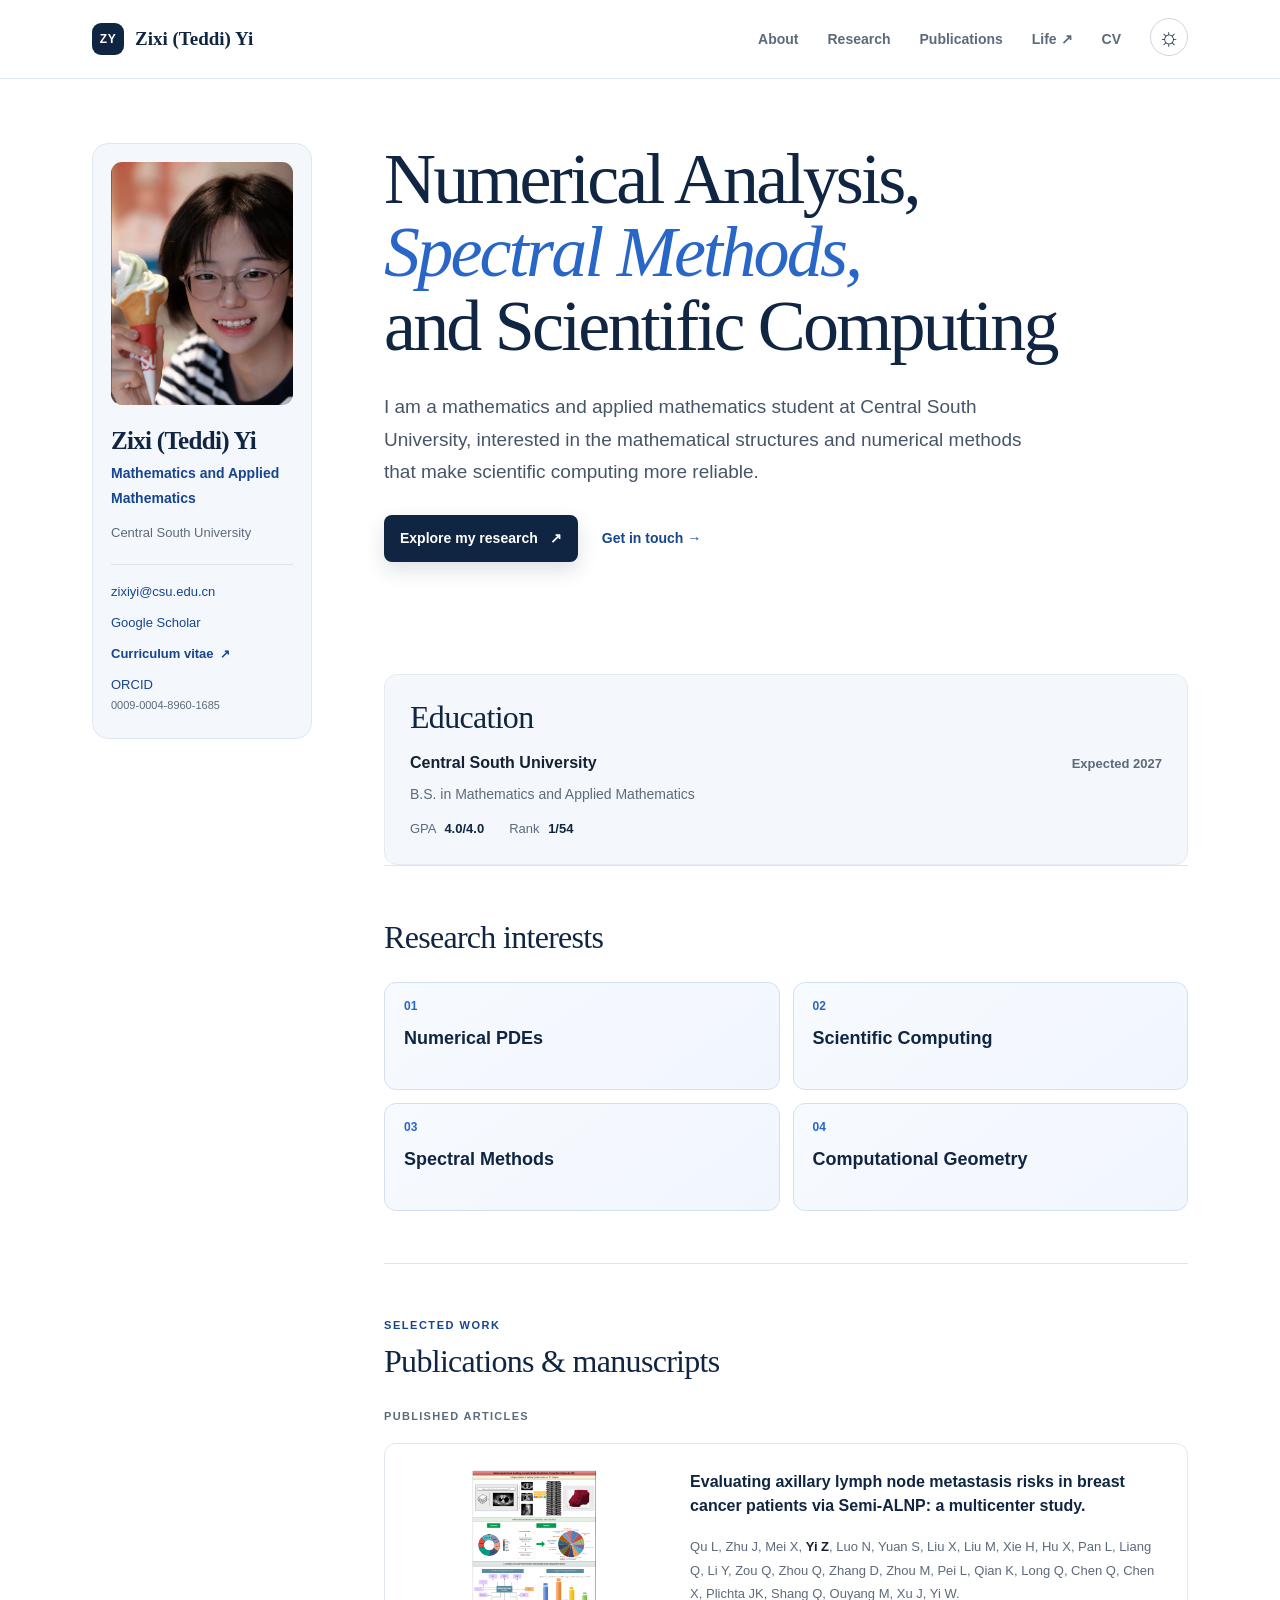
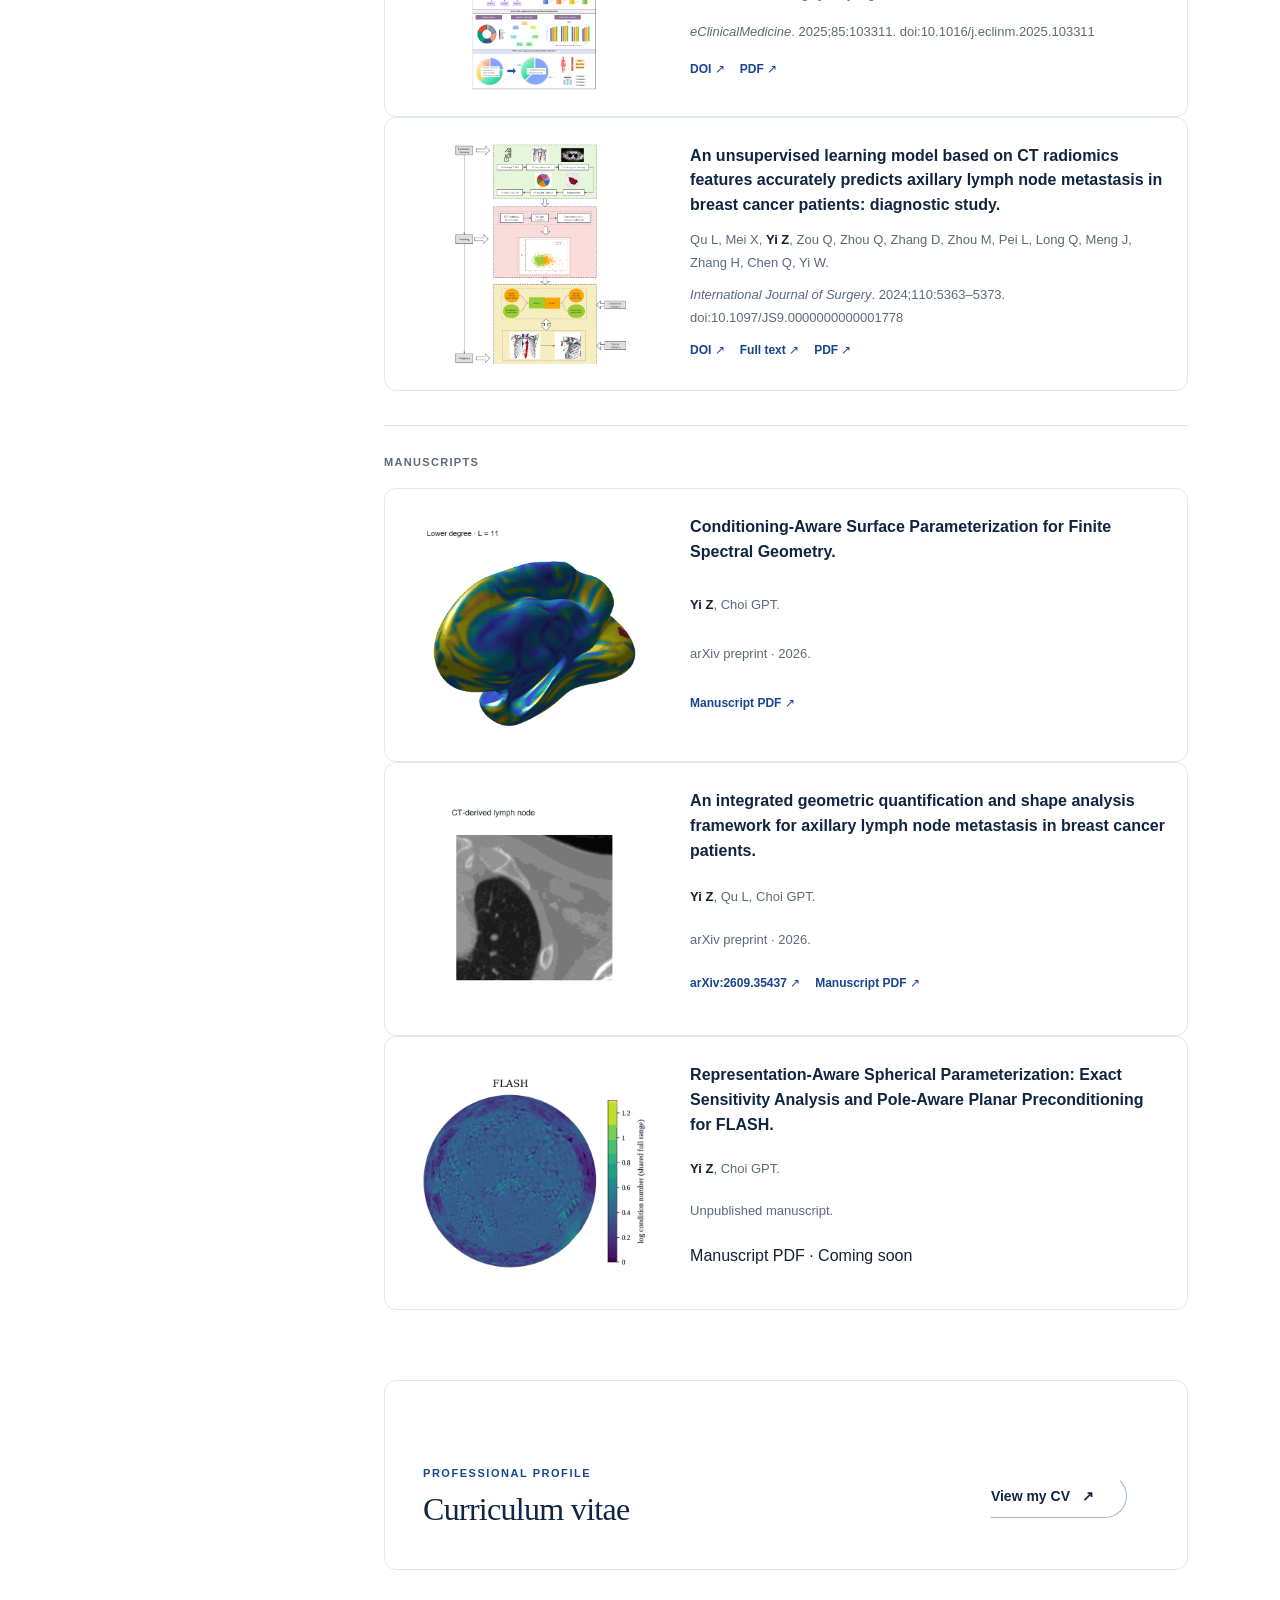
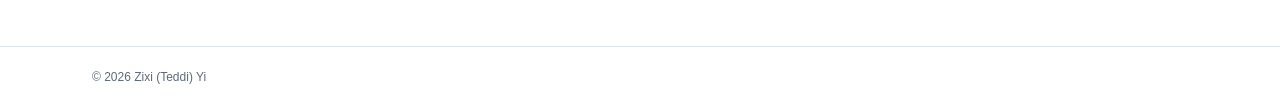
<file: index.html>
<!doctype html>
<html lang="en">
<head>
<meta charset="utf-8">
<meta name="viewport" content="width=device-width, initial-scale=1">
<title>Zixi (Teddi) Yi</title>
<meta name="description" content="Zixi (Teddi) Yi, mathematics and applied mathematics student at Central South University. Computational geometry, numerical analysis, and scientific computing.">
<link rel="stylesheet" href="style.css?v=20260929">
<link rel="icon" href="data:image/svg+xml,%3Csvg xmlns='http://www.w3.org/2000/svg' viewBox='0 0 64 64'%3E%3Crect width='64' height='64' rx='8' fill='%232b3035'/%3E%3Ctext x='32' y='44' text-anchor='middle' font-size='38' font-family='Georgia' fill='white'%3Ey%3C/text%3E%3C/svg%3E">
</head>
<body>
<a class="skip" href="#home">Skip to content</a>
<header><div class="wrap header-inner"><a class="brand" href="#home"><span class="brand-mark">ZY</span><span>Zixi (Teddi) Yi</span></a><nav aria-label="Main navigation"><a href="#home">About</a><a href="#research">Research</a><a href="#publications">Publications</a><a href="life.html">Life ↗</a><a href="files/zixi-yi-academic-cv.pdf" target="_blank" rel="noopener">CV</a><button class="theme-toggle" type="button" aria-label="Toggle dark mode" aria-pressed="false"><span aria-hidden="true">☼</span></button></nav></div></header>
<div class="wrap layout">
<!-- 个人信息：更换照片时，替换 assets/zixi-yi.jpg。 -->
<aside class="profile" aria-label="Profile and contact">
<img class="portrait" src="assets/zixi-yi.jpg" alt="Portrait of Zixi (Teddi) Yi" width="1169" height="1539">
<h2>Zixi (Teddi) Yi</h2><p class="discipline">Mathematics and Applied Mathematics</p>
<p class="affiliation">Central South University</p>
<div class="contact">
<a href="mailto:zixiyi@csu.edu.cn">zixiyi@csu.edu.cn</a>
<a href="https://scholar.google.com/citations?user=3E3rNmcAAAAJ&amp;hl=en">Google Scholar</a>
<a class="cv-side-link" href="files/zixi-yi-academic-cv.pdf" target="_blank" rel="noopener">Curriculum vitae <span aria-hidden="true">↗</span></a>
<a href="https://orcid.org/0009-0004-8960-1685">ORCID <span class="orcid-id">0009-0004-8960-1685</span></a>
</div></aside>
<main>
<!-- 简介：保留 section id，顶部导航依靠它定位。 -->
<section id="home" class="about">
<h1>Numerical Analysis,<br><em>Spectral Methods,</em><br>and Scientific Computing</h1>
<p class="hero-lede">I am a mathematics and applied mathematics student at Central South University, interested in the mathematical structures and numerical methods that make scientific computing more reliable.</p>
<div class="hero-actions"><a class="button button-primary" href="#research">Explore my research <span aria-hidden="true">↗</span></a><a class="text-link" href="mailto:zixiyi@csu.edu.cn">Get in touch <span aria-hidden="true">→</span></a></div>
</section>
<section id="education">
<h2>Education</h2>
<div class="education-heading"><h3>Central South University</h3><span>Expected 2027</span></div>
<p class="education-detail">B.S. in Mathematics and Applied Mathematics</p>
<p class="academic-standing"><span>GPA <strong>4.0/4.0</strong></span><span>Rank <strong>1/54</strong></span></p>
</section>
<section id="research">
<div class="section-intro"><h2>Research interests</h2></div>
<div class="interest-grid"><div class="interest"><span class="interest-index">01</span><h3>Numerical PDEs</h3></div>
<div class="interest"><span class="interest-index">02</span><h3>Scientific Computing</h3></div>
<div class="interest"><span class="interest-index">03</span><h3>Spectral Methods</h3></div>
<div class="interest"><span class="interest-index">04</span><h3>Computational Geometry</h3></div></div>
</section>
<!-- 编号引用：完整作者顺序、出版年份、卷号、页码/文章号及 DOI。 -->
<section id="publications">
<div class="section-intro publications-intro"><p class="eyebrow">Selected work</p><h2>Publications &amp; manuscripts</h2></div>
<h3 class="group-heading">Published articles</h3>
<ol class="publications">
<li><article>
<a class="paper-thumbnail" href="files/qu-2025-semi-alnp.pdf#page=4" target="_blank" rel="noopener"><img src="assets/publications/semi-alnp.png" alt="Semi-ALNP workflow: CT segmentation, radiomics, semi-supervised classification and validation" loading="lazy"></a>
<p class="authors">Qu L, Zhu J, Mei X, <strong>Yi Z</strong>, Luo N, Yuan S, Liu X, Liu M, Xie H, Hu X, Pan L, Liang Q, Li Y, Zou Q, Zhou Q, Zhang D, Zhou M, Pei L, Qian K, Long Q, Chen Q, Chen X, Plichta JK, Shang Q, Ouyang M, Xu J, Yi W.</p>
<h4>Evaluating axillary lymph node metastasis risks in breast cancer patients via Semi-ALNP: a multicenter study.</h4>
<p class="citation"><cite>eClinicalMedicine</cite>. 2025;85:103311. <span class="doi">doi:10.1016/j.eclinm.2025.103311</span></p>
<div class="paper-links"><a href="https://doi.org/10.1016/j.eclinm.2025.103311">DOI</a><a href="files/qu-2025-semi-alnp.pdf">PDF</a></div>
</article></li>
<li><article>
<a class="paper-thumbnail" href="files/qu-2024-unsupervised.pdf#page=3" target="_blank" rel="noopener"><img src="assets/publications/unsupervised.png" alt="CT radiomics feature extraction, unsupervised clustering and validation workflow" loading="lazy"></a>
<p class="authors">Qu L, Mei X, <strong>Yi Z</strong>, Zou Q, Zhou Q, Zhang D, Zhou M, Pei L, Long Q, Meng J, Zhang H, Chen Q, Yi W.</p>
<h4>An unsupervised learning model based on CT radiomics features accurately predicts axillary lymph node metastasis in breast cancer patients: diagnostic study.</h4>
<p class="citation"><cite>International Journal of Surgery</cite>. 2024;110:5363–5373. <span class="doi">doi:10.1097/JS9.0000000000001778</span></p>
<div class="paper-links"><a href="https://doi.org/10.1097/JS9.0000000000001778">DOI</a><a href="https://pmc.ncbi.nlm.nih.gov/articles/PMC11392119/">Full text</a><a href="files/qu-2024-unsupervised.pdf">PDF</a></div>
</article></li>
</ol>
<!-- 状态来自本人说明：不推断投稿期刊、接受状态或稿件年份。 -->
<h3 class="group-heading manuscript-heading">Manuscripts</h3>
<ol class="publications" start="3">
<li><article>
<a class="paper-thumbnail" href="files/yi-conditioning-aware.pdf#page=34" target="_blank" rel="noopener"><img src="assets/publications/spectral-geometry.gif?v=20260930-2" alt="Animated Duck surface reconstruction rotating through second-order spectral geometry" loading="lazy"></a>
<p class="authors"><strong>Yi Z</strong>, Choi GPT.</p>
<h4>Conditioning-Aware Surface Parameterization for Finite Spectral Geometry.</h4>
<p class="status">arXiv preprint · 2026.</p>
<div class="paper-links"><a href="files/yi-conditioning-aware.pdf">Manuscript PDF</a></div>
</article></li>
<li><article>
<a class="paper-thumbnail" href="files/yi-lymph-node-analysis.pdf#page=5" target="_blank" rel="noopener"><img src="assets/publications/lymph-node.gif" alt="Animated lymph-node surface reconstructions across spectral degrees" loading="lazy"></a>
<p class="authors"><strong>Yi Z</strong>, Qu L, Choi GPT.</p>
<h4>An integrated geometric quantification and shape analysis framework for axillary lymph node metastasis in breast cancer patients.</h4>
<p class="status">arXiv preprint · 2026.</p>
<div class="paper-links"><a href="https://arxiv.org/abs/2609.35437" target="_blank" rel="noopener">arXiv:2609.35437</a><a href="files/yi-lymph-node-analysis.pdf">Manuscript PDF</a></div>
</article></li>
<li><article>
<div class="paper-thumbnail"><img src="assets/publications/representation-aware.gif" alt="FLASH and proposed spherical parameterizations: north and south views of log condition number" loading="lazy"></div>
<p class="authors"><strong>Yi Z</strong>, Choi GPT.</p>
<h4>Representation-Aware Spherical Parameterization: Exact Sensitivity Analysis and Pole-Aware Planar Preconditioning for FLASH.</h4>
<p class="status">Unpublished manuscript.</p>
<div class="paper-links"><span aria-disabled="true" title="PDF not yet available">Manuscript PDF · Coming soon</span></div>
</article></li>
</ol>
</section>
<section id="cv" class="cv-section"><div class="cv-copy"><p class="eyebrow">Professional profile</p><h2>Curriculum vitae</h2></div><a class="button button-secondary" href="files/zixi-yi-academic-cv.pdf" target="_blank" rel="noopener">View my CV <span aria-hidden="true">↗</span></a></section>
</main></div>
<footer><div class="wrap">© 2026 Zixi (Teddi) Yi</div></footer>
<script>
(() => {
  const button = document.querySelector('.theme-toggle');
  const root = document.documentElement;
  const saved = localStorage.getItem('theme-v2');
  const setTheme = (dark) => {
    root.dataset.theme = dark ? 'dark' : 'light';
    button.setAttribute('aria-pressed', String(dark));
    button.setAttribute('aria-label', dark ? 'Switch to light mode' : 'Switch to dark mode');
    button.querySelector('span').textContent = dark ? '☾' : '☼';
  };
  setTheme(saved === 'dark');
  button.addEventListener('click', () => {
    const dark = root.dataset.theme !== 'dark';
    setTheme(dark);
    localStorage.setItem('theme-v2', dark ? 'dark' : 'light');
  });
})();
</script>
</body>
</html>
</file>
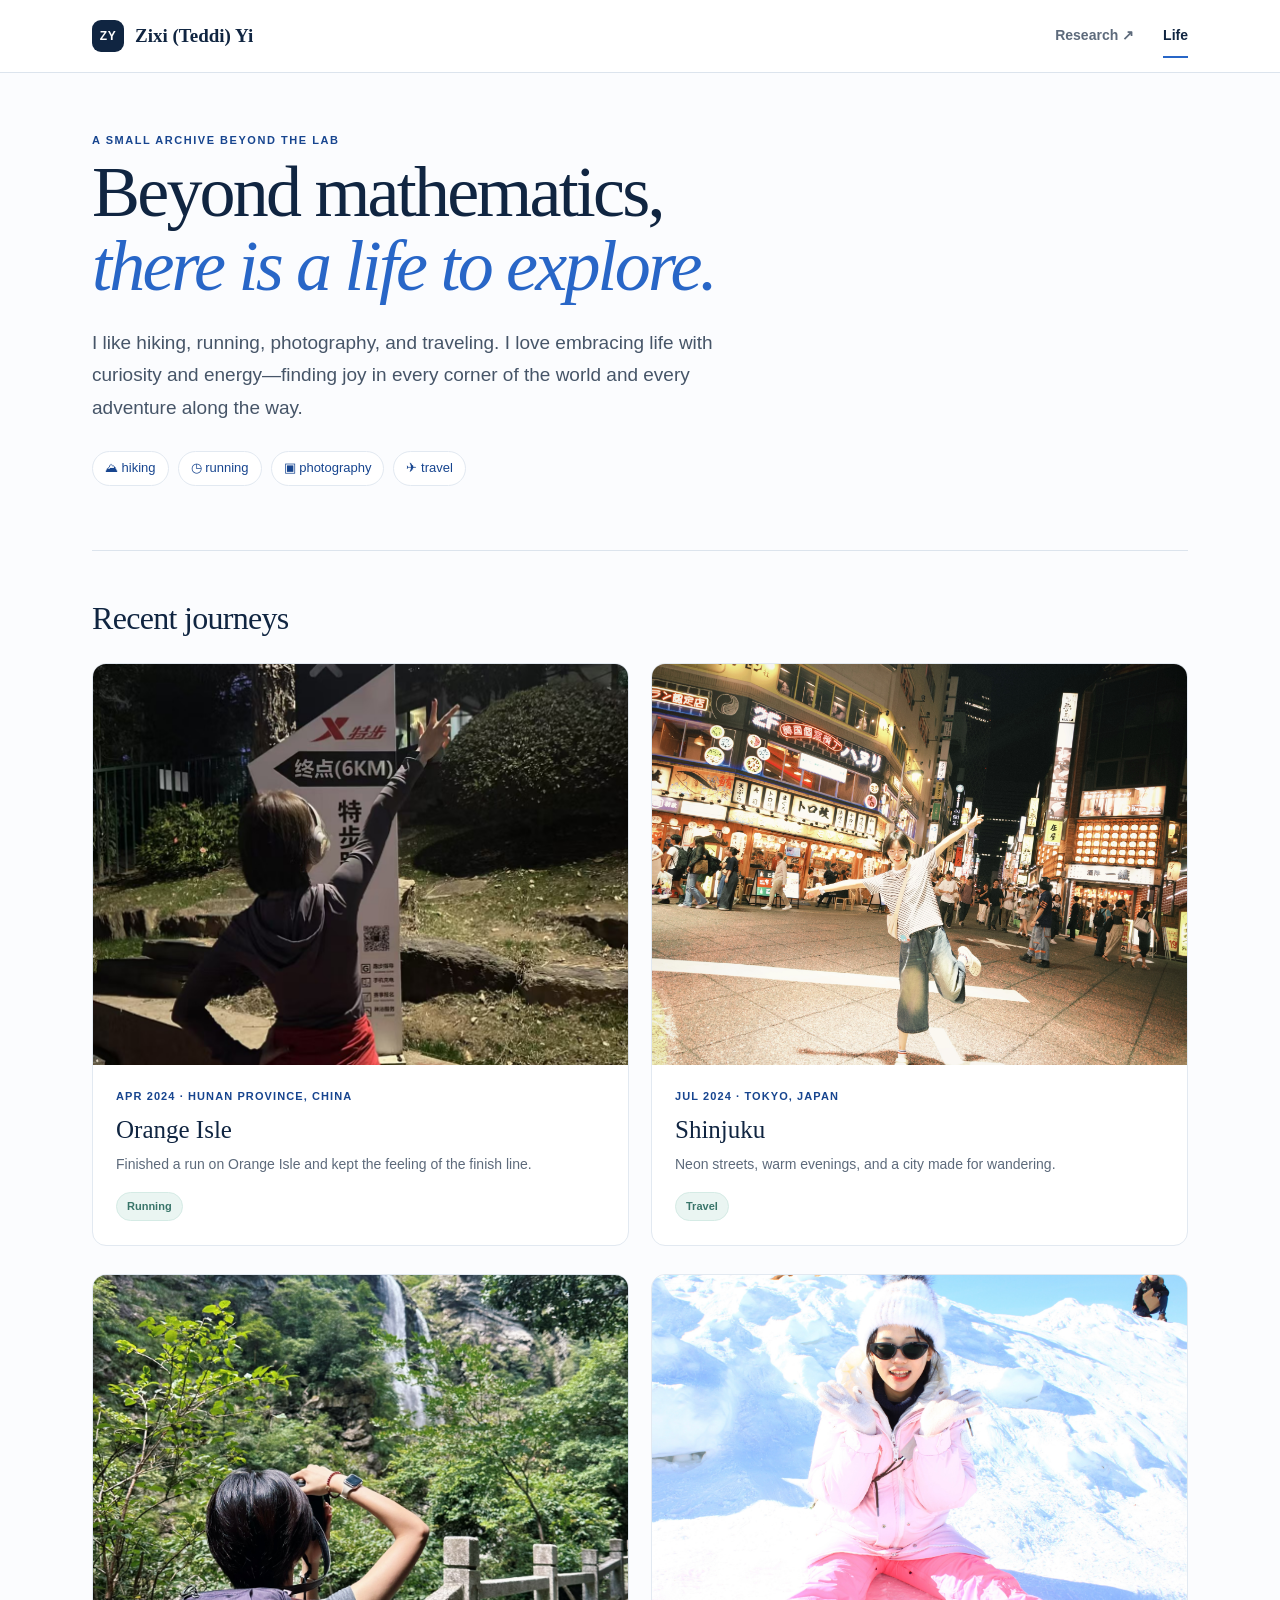
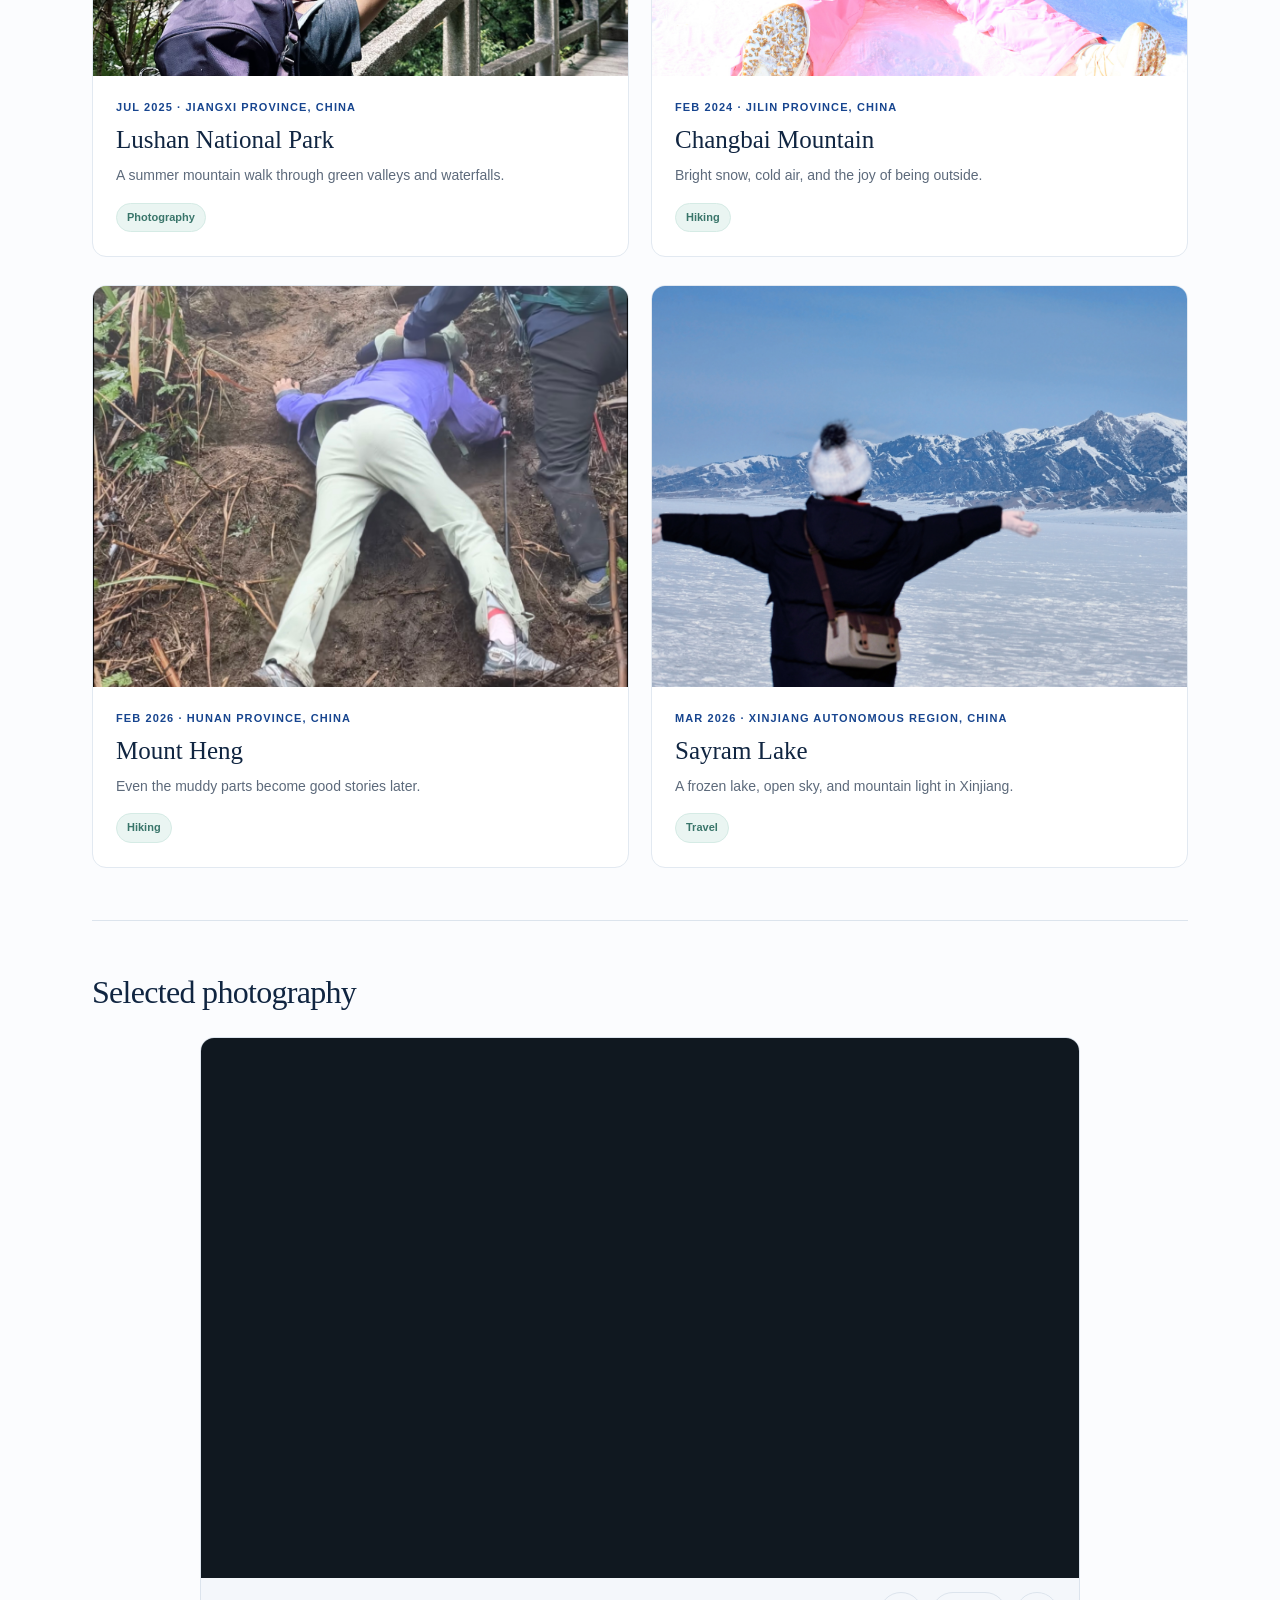
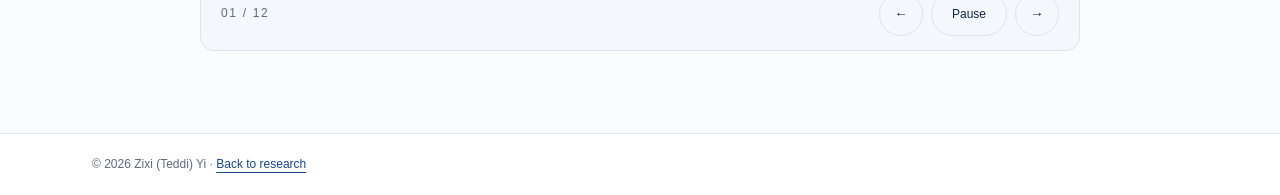
<file: life.html>
<!doctype html>
<html lang="en"><head><meta charset="utf-8"><meta name="viewport" content="width=device-width, initial-scale=1"><title>Life | Zixi (Teddi) Yi</title><meta name="description" content="Hiking, running, photography, and travel by Zixi (Teddi) Yi"><link rel="stylesheet" href="style.css?v=20261006"></head>
<body class="life-page"><header><div class="wrap header-inner"><a class="brand" href="index.html"><span class="brand-mark">ZY</span><span>Zixi (Teddi) Yi</span></a><nav aria-label="Life navigation"><a href="index.html">Research ↗</a><a class="active" href="life.html">Life</a></nav></div></header>
<main class="life-main wrap"><section class="life-hero"><p class="eyebrow">A small archive beyond the lab</p><h1>Beyond mathematics,<br><em>there is a life to explore.</em></h1><p class="hero-lede">I like hiking, running, photography, and traveling. I love embracing life with curiosity and energy—finding joy in every corner of the world and every adventure along the way.</p><div class="life-tags"><span>⛰ hiking</span><span>◷ running</span><span>▣ photography</span><span>✈ travel</span></div></section>
<section class="life-timeline" aria-labelledby="journal-title"><div class="section-intro"><h2 id="journal-title">Recent journeys</h2></div>
<div class="life-grid">
<article class="life-card"><div class="life-photo"><img src="assets/life/2024-04-running.jpg" alt="Finishing a 6 kilometer run at Orange Isle in Changsha, Hunan, in April 2024" loading="lazy"></div><div class="life-copy"><time datetime="2024-04">Apr 2024 · Hunan Province, China</time><h3>Orange Isle</h3><p>Finished a run on Orange Isle and kept the feeling of the finish line.</p><span class="life-type">Running</span></div></article>
<article class="life-card"><div class="life-photo"><img src="assets/life/2024-07-tokyo.jpg" alt="Exploring Tokyo at night in July 2024" loading="lazy"></div><div class="life-copy"><time datetime="2024-07">Jul 2024 · Tokyo, Japan</time><h3>Shinjuku</h3><p>Neon streets, warm evenings, and a city made for wandering.</p><span class="life-type">Travel</span></div></article>
<article class="life-card"><div class="life-photo"><img src="assets/life/2026-02-hiking-fall.jpg" alt="Photographing a waterfall while hiking" loading="lazy"></div><div class="life-copy"><time datetime="2025-07">Jul 2025 · Jiangxi Province, China</time><h3>Lushan National Park</h3><p>A summer mountain walk through green valleys and waterfalls.</p><span class="life-type">Photography</span></div></article>
<article class="life-card"><div class="life-photo"><img src="assets/life/2025-07-lushan.jpg" alt="Playing in the snow at Changbai Mountain" loading="lazy"></div><div class="life-copy"><time datetime="2024-02">Feb 2024 · Jilin Province, China</time><h3>Changbai Mountain</h3><p>Bright snow, cold air, and the joy of being outside.</p><span class="life-type">Hiking</span></div></article>
<article class="life-card"><div class="life-photo"><img src="assets/life/2026-02-hiking-fall-2.jpg" alt="A hiking mishap on a muddy trail in February 2026" loading="lazy"></div><div class="life-copy"><time datetime="2026-02">Feb 2026 · Hunan Province, China</time><h3>Mount Heng</h3><p>Even the muddy parts become good stories later.</p><span class="life-type">Hiking</span></div></article>
<article class="life-card"><div class="life-photo"><img src="assets/life/2026-03-yili.JPG" alt="At Sayram Lake in Xinjiang in March 2026" loading="lazy"></div><div class="life-copy"><time datetime="2026-03">Mar 2026 · Xinjiang Autonomous Region, China</time><h3>Sayram Lake</h3><p>A frozen lake, open sky, and mountain light in Xinjiang.</p><span class="life-type">Travel</span></div></article>
</div></section>
<section class="photography" id="photography" aria-labelledby="photography-title">
  <div class="section-intro"><h2 id="photography-title">Selected photography</h2></div>
  <div class="photography-player" role="region" aria-roledescription="carousel" aria-label="Selected photography">
    <div class="photography-stage">
    <figure class="photography-slide is-active" role="group" aria-roledescription="slide" aria-label="1 of 12" aria-hidden="false"><img src="assets/photography/dscf4641.jpg" alt="Snow-covered hills beneath a wide winter sky" loading="lazy" decoding="async"></figure>
    <figure class="photography-slide" role="group" aria-roledescription="slide" aria-label="2 of 12" aria-hidden="true"><img src="assets/photography/dscf4700.JPG" alt="A sweeping bridge among snowy mountains and evergreen forests" loading="lazy" decoding="async"></figure>
    <figure class="photography-slide" role="group" aria-roledescription="slide" aria-label="3 of 12" aria-hidden="true"><img src="assets/photography/dscf5105.jpg" alt="A hand holding a piece of clear ice in the mountain light" loading="lazy" decoding="async"></figure>
    <figure class="photography-slide" role="group" aria-roledescription="slide" aria-label="4 of 12" aria-hidden="true"><img src="assets/photography/dscf5652.jpg" alt="A white swan reflected in dark blue water" loading="lazy" decoding="async"></figure>
    <figure class="photography-slide" role="group" aria-roledescription="slide" aria-label="5 of 12" aria-hidden="true"><img src="assets/photography/dscf4870.jpg" alt="A line of cars beneath rugged mountains" loading="lazy" decoding="async"></figure>
    <figure class="photography-slide" role="group" aria-roledescription="slide" aria-label="6 of 12" aria-hidden="true"><img src="assets/photography/dscf4646.jpg" alt="A grazing herd across a snowy plain beneath winter mountains" loading="lazy" decoding="async"></figure>
    <figure class="photography-slide" role="group" aria-roledescription="slide" aria-label="7 of 12" aria-hidden="true"><img src="assets/photography/img_4758.jpg" alt="A hiker walking toward a forest of autumn colors" loading="lazy" decoding="async"></figure>
    <figure class="photography-slide" role="group" aria-roledescription="slide" aria-label="8 of 12" aria-hidden="true"><img src="assets/photography/dji_export_20251004_photo_0002.jpg" alt="A car passing golden autumn trees" loading="lazy" decoding="async"></figure>
    <figure class="photography-slide" role="group" aria-roledescription="slide" aria-label="9 of 12" aria-hidden="true"><img src="assets/photography/coastal-reeds.jpg" alt="Sunlit reeds overlooking a calm blue sea" loading="lazy" decoding="async"></figure>
    <figure class="photography-slide" role="group" aria-roledescription="slide" aria-label="10 of 12" aria-hidden="true"><img src="assets/photography/seaside-lane.jpg" alt="A goat beside a stone lane overlooking the sea" loading="lazy" decoding="async"></figure>
    <figure class="photography-slide" role="group" aria-roledescription="slide" aria-label="11 of 12" aria-hidden="true"><img src="assets/photography/dscf8350.jpg" alt="A person with a camera beside a rocky coastal bay" loading="lazy" decoding="async"></figure>
    <figure class="photography-slide" role="group" aria-roledescription="slide" aria-label="12 of 12" aria-hidden="true"><img src="assets/photography/city-sunset.jpg" alt="A city skyline and river beneath a pink sunset" loading="lazy" decoding="async"></figure>
    </div>
    <div class="photography-controls" hidden>
      <span class="photography-count" aria-live="off" aria-atomic="true">01 / 12</span>
      <div class="photography-actions">
        <button type="button" data-photo-prev aria-label="Previous photograph">←</button>
        <button type="button" data-photo-play aria-label="Pause slideshow">Pause</button>
        <button type="button" data-photo-next aria-label="Next photograph">→</button>
      </div>
    </div>
  </div>
</section>
</main><footer><div class="wrap">© 2026 Zixi (Teddi) Yi · <a href="index.html">Back to research</a></div></footer>
<script>(()=>{const r=document.documentElement,b=document.querySelector('.theme-toggle');const s=localStorage.getItem('theme-v2');if(s==='dark')r.dataset.theme='dark';})();</script><script src="assets/photography.js?v=20261006" defer></script></body></html>
</file>
<file: style.css>
:root {
  --ink:#172033; --navy:#102541; --muted:#5d6a7b; --line:#dce4ed;
  --blue:#2866c7; --blue-dark:#17458f; --wash:#f4f7fb; --mint:#eaf5f2;
}
* { box-sizing:border-box; }
html { scroll-behavior:smooth; scroll-padding-top:100px; }
body { margin:0; background:#fff; color:var(--ink); font:16px/1.75 -apple-system,BlinkMacSystemFont,"Segoe UI",Arial,sans-serif; }
a { color:var(--blue-dark); text-underline-offset:4px; }
a:hover { color:var(--blue); }
a:focus-visible { outline:3px solid #8bb8ff; outline-offset:4px; }
.skip { position:absolute; top:-100px; left:15px; background:#fff; padding:10px; z-index:5; }
.skip:focus { top:10px; }
.wrap { max-width:1180px; margin:auto; padding:0 42px; }
header { position:sticky; top:0; z-index:4; background:rgba(255,255,255,.94); backdrop-filter:blur(12px); border-bottom:1px solid var(--line); }
.header-inner { min-height:78px; display:flex; align-items:center; justify-content:space-between; gap:24px; }
.brand { display:flex; align-items:center; gap:11px; font:600 19px/1.2 Georgia,serif; text-decoration:none; color:var(--navy); }
.brand-mark { display:grid; place-items:center; width:32px; height:32px; border-radius:9px; background:var(--navy); color:#fff; font:700 12px/1 -apple-system,BlinkMacSystemFont,"Segoe UI",sans-serif; letter-spacing:.04em; }
nav { display:flex; gap:29px; flex-wrap:wrap; }
nav a { color:var(--muted); font-size:14px; font-weight:600; text-decoration:none; padding:9px 0; }
nav a:hover { color:var(--navy); }
.layout { display:grid; grid-template-columns:220px minmax(0,1fr); gap:72px; padding-top:64px; padding-bottom:76px; }
.profile { align-self:start; position:sticky; top:112px; background:var(--wash); padding:18px; border:1px solid #e5ebf2; border-radius:16px; }
.portrait { display:block; width:100%; height:auto; aspect-ratio:3/4; object-fit:cover; object-position:center; border-radius:11px; filter:saturate(.9); }
.profile h2 { font:600 25px/1.3 Georgia,serif; margin:20px 0 4px; color:var(--navy); }
.discipline { font-size:14px; margin:0 0 12px; color:var(--blue-dark); font-weight:600; }
.affiliation { font-size:13px; line-height:1.7; color:var(--muted); margin:0; }
.contact { border-top:1px solid var(--line); margin-top:20px; padding-top:12px; }
.contact a { display:block; font-size:13px; padding:4px 0; text-decoration:none; overflow-wrap:anywhere; }
.cv-side-link { font-weight:700; }
.cv-side-link span { font-size:12px; margin-left:3px; }
.orcid-id { display:block; color:var(--muted); font-size:11px; }
main { min-width:0; }
section { padding:52px 0; border-top:1px solid var(--line); }
section:first-child { padding-top:0; border-top:0; }
section:last-child { padding-bottom:0; }
.about { padding:12px 0 70px; }
.hero-kicker,.eyebrow { color:var(--blue-dark); text-transform:uppercase; letter-spacing:.14em; font-size:11px; font-weight:700; }
.hero-kicker { display:flex; align-items:center; gap:9px; margin-bottom:21px; }
.status-dot { width:7px; height:7px; border-radius:50%; background:#36a47b; box-shadow:0 0 0 4px #e1f3ec; }
h1 { font:400 clamp(43px,6vw,72px)/1.02 Georgia,"Times New Roman",serif; letter-spacing:-2.8px; margin:0 0 28px; color:var(--navy); }
h1 em { color:var(--blue); font-style:italic; }
.hero-lede { max-width:650px; font-size:19px; line-height:1.7; color:#465568; margin:0 0 27px; }
.hero-actions { display:flex; align-items:center; gap:24px; margin-bottom:42px; }
.button { display:inline-flex; align-items:center; gap:12px; border-radius:8px; padding:11px 16px; font-size:14px; font-weight:700; text-decoration:none; transition:transform .2s ease,box-shadow .2s ease,background .2s ease; }
.button:hover { transform:translateY(-2px); text-decoration:none; }
.button-primary { background:var(--navy); color:#fff; box-shadow:0 8px 20px rgba(16,37,65,.14); }
.button-primary:hover { background:var(--blue-dark); color:#fff; box-shadow:0 10px 24px rgba(16,37,65,.2); }
.button-secondary { border:1px solid #b8c7d9; color:var(--navy); background:#fff; }
.button-secondary:hover { border-color:var(--blue); color:var(--blue-dark); }
.text-link { font-size:14px; font-weight:700; text-decoration:none; }
.focus-row { display:flex; flex-wrap:wrap; gap:8px; }
.focus-row span { background:var(--mint); color:#2b6259; border:1px solid #d5ebe5; padding:6px 11px; border-radius:999px; font-size:12px; font-weight:600; }
.eyebrow { margin:0 0 6px; }
h2 { font:400 32px/1.2 Georgia,"Times New Roman",serif; margin:0 0 15px; letter-spacing:-.7px; color:var(--navy); }
h3 { font-size:16px; font-weight:700; line-height:1.5; margin:0; }
p { margin:0 0 16px; }
.section-intro { max-width:690px; margin-bottom:26px; }
.section-intro > p:last-child { color:var(--muted); max-width:620px; }
.education-heading { display:flex; justify-content:space-between; align-items:baseline; gap:20px; }
.education-heading span { white-space:nowrap; color:var(--muted); font-size:13px; font-weight:600; }
.education-detail { color:var(--muted); font-size:14px; margin:6px 0 12px; }
#education { background:var(--wash); border:1px solid #e5ebf2; border-radius:13px; padding:23px 25px; margin-bottom:0; }
.academic-standing { display:flex; gap:25px; font-size:13px; margin:0; color:var(--muted); }
.academic-standing strong { font-weight:700; margin-left:5px; color:var(--navy); }
.interest-grid { display:grid; grid-template-columns:repeat(2,minmax(0,1fr)); gap:13px; }
.interest { min-height:108px; padding:17px 19px; background:linear-gradient(145deg,#f7faff 0%,#f1f6fd 100%); border:1px solid #d3e0ef; border-radius:12px; transition:transform .2s ease, box-shadow .2s ease; }
.interest:hover { transform:translateY(-3px); box-shadow:0 12px 25px rgba(16,37,65,.08); }
.interest-index { display:block; color:var(--blue); font:600 12px/1 -apple-system,BlinkMacSystemFont,"Segoe UI",sans-serif; margin-bottom:14px; }
.interest h3 { color:var(--navy); font-size:18px; line-height:1.4; }
.interest p { font-size:14px; color:var(--muted); margin:8px 0 0; line-height:1.7; }
.group-heading { font-size:11px; font-weight:700; text-transform:uppercase; letter-spacing:.12em; color:var(--muted); margin:28px 0 18px; }
.manuscript-heading { margin-top:34px; padding-top:28px; border-top:1px solid var(--line); }
.publications { margin:0; padding-left:27px; }
.publications li { padding-left:8px; margin-bottom:28px; }
.publications li:last-child { margin-bottom:0; }
.publications li::marker { color:var(--blue); font-size:13px; font-weight:700; }
.authors { font-size:13px; line-height:1.8; color:var(--muted); margin:0 0 5px; }
.authors strong { color:var(--ink); font-weight:700; }
h4 { font-size:16px; line-height:1.55; font-weight:700; margin:0 0 7px; color:var(--navy); }
.citation,.status { font-size:13px; color:var(--muted); margin:0; line-height:1.8; }
.doi { overflow-wrap:anywhere; }
.paper-links { display:flex; flex-wrap:wrap; gap:15px; margin-top:7px; }
.paper-links a { font-size:12px; font-weight:700; text-decoration:none; }
.paper-links a::after { content:" ↗"; font-weight:400; }
.muted { color:var(--muted); font-size:15px; margin:0; }
.cv-section { position:relative; display:flex; align-items:center; justify-content:center; gap:32px; min-height:238px; overflow:hidden; background:linear-gradient(120deg,#f1f6ff 0%,#f8fbff 58%,#eef7f4 100%); color:var(--navy); border:1px solid #d8e4f1; border-radius:22px; padding:30px 38px; margin-top:52px; box-shadow:0 14px 30px rgba(16,37,65,.07); }
.cv-section::after { content:""; position:absolute; width:180px; height:180px; right:-65px; top:-82px; border-radius:50%; background:rgba(40,102,199,.08); pointer-events:none; }
.cv-copy { position:relative; z-index:1; display:flex; flex-direction:column; align-items:center; justify-content:center; width:100%; text-align:center; transform:translateY(-2px); }
.cv-copy .eyebrow { margin-bottom:8px; }
.cv-section h2 { color:var(--navy); margin:0 0 5px; font-size:34px; }
.cv-section .button-secondary { position:absolute; z-index:1; right:38px; top:50%; transform:translateY(-50%); flex:none; border:0; border-radius:10px; padding:14px 20px; color:#fff; background:var(--navy); box-shadow:0 8px 18px rgba(16,37,65,.18); }
.cv-section .button-secondary:hover { transform:translateY(calc(-50% - 2px)); }
.cv-section .button-secondary:hover { color:#fff; background:var(--blue-dark); border-color:transparent; }
footer { border-top:1px solid var(--line); color:var(--muted); font-size:12px; padding:20px 0; }
@media(max-width:900px) { .wrap { padding:0 30px; } .layout { grid-template-columns:175px minmax(0,1fr); gap:38px; padding-top:45px; } .interest-grid { grid-template-columns:1fr; } .interest { min-height:0; } }
@media(max-width:650px) {
 .wrap { padding-left:20px; padding-right:20px; }
 .header-inner { min-height:96px; flex-direction:column; align-items:flex-start; justify-content:center; gap:5px; }
 nav { gap:20px; }
 .layout { display:block; padding-top:27px; padding-bottom:48px; }
 .profile { position:static; display:grid; grid-template-columns:88px minmax(0,1fr); gap:0 14px; margin-bottom:37px; padding:15px; }
 .portrait { grid-row:1/4; }
 .profile h2 { margin:0 0 3px; font-size:23px; }
 .discipline { margin-bottom:5px; font-size:13px; }
 .affiliation { font-size:12px; line-height:1.6; }
 .contact { grid-column:1/-1; display:flex; flex-wrap:wrap; gap:5px 17px; margin-top:14px; padding-top:10px; }
 .contact a { font-size:12px; }
 .orcid-id { display:none; }
 .about { padding-bottom:50px; }
 h1 { font-size:46px; letter-spacing:-1.9px; }
 .hero-lede { font-size:17px; }
 .hero-actions { align-items:flex-start; flex-direction:column; gap:15px; margin-bottom:30px; }
 section { padding:40px 0; }
 h2 { font-size:29px; }
 .education-heading { flex-direction:column; gap:2px; }
 .publications { padding-left:21px; }
 .publications li { padding-left:4px; }
 .cv-section { align-items:center; flex-direction:column; gap:18px; min-height:0; margin-top:40px; padding:30px 23px; text-align:center; }
 .cv-copy { width:auto; }
 .cv-section .button-secondary { position:static; transform:none; }
 .cv-section .button-secondary:hover { transform:translateY(-2px); }
 .cv-section h2 { font-size:30px; }
}
@media(prefers-reduced-motion:reduce) { html { scroll-behavior:auto; } .button,.interest { transition:none; } }
@media print { header,.profile,footer,.skip { display:none; } .layout { display:block; padding:0; } .wrap { max-width:none; padding:0; } section,article { break-inside:avoid; } }

/* Restrained academic presentation */
body { background:#fff; }
header { box-shadow:none; }
.brand-mark { background:var(--navy); box-shadow:none; }
nav a { transition:color .2s ease; }
nav a::after { display:none; }
.layout::before, .about::after { display:none; }
.profile { background:var(--wash); border-color:#e1e7ef; box-shadow:none; }
.portrait { box-shadow:none; }
h1 { max-width:850px; text-wrap:balance; }
h1 em { color:var(--blue); background:none; }
.button-primary { background:var(--navy); }
.button-primary:hover { background:var(--blue-dark); }
section:not(.about)::before { display:none; }
#education { box-shadow:none; }
.interest { position:relative; overflow:hidden; box-shadow:none; }
.interest::after { display:none; }
.interest:hover { box-shadow:0 8px 18px rgba(16,37,65,.06); }
.publications li article { padding:18px 20px; border:1px solid #e8edf4; border-radius:8px; background:#fff; transition:border-color .2s ease; }
.publications li article:hover { transform:none; box-shadow:none; border-color:#c5d1df; }
.publications li { padding-left:8px; }
.cv-section { background:#f7f9fc; box-shadow:none; }
.cv-section::after { display:none; }
.cv-section .button-secondary { background:var(--navy); }
.cv-section .button-secondary:hover { background:var(--blue-dark); }
footer { background:#fff; }
@media(max-width:650px) { .publications li article { padding:15px; } }

/* Editorial CV strip */
.cv-section {
  min-height:190px;
  display:flex;
  align-items:center;
  justify-content:space-between;
  gap:48px;
  padding:32px 60px 32px 0;
  margin-top:18px;
  overflow:hidden;
  background:#fff;
  border:0;
  border-bottom:1px solid #d6e0eb;
  border-radius:0;
  box-shadow:none;
  isolation:isolate;
}
.cv-section::before {
  content:"";
  position:absolute;
  z-index:-1;
  width:185px;
  height:238px;
  right:-12px;
  top:-42px;
  border:1px solid rgba(115,155,199,.23);
  border-radius:50% 0 0 50%;
  transform:rotate(-14deg);
  pointer-events:none;
}
.cv-section::after {
  content:"";
  position:absolute;
  z-index:-1;
  width:132px;
  height:176px;
  right:16px;
  top:28px;
  border:1px solid rgba(115,155,199,.22);
  transform:rotate(-12deg);
  background:repeating-linear-gradient(to bottom,transparent 0 24px,rgba(115,155,199,.18) 25px 26px,transparent 27px 35px);
  opacity:.55;
  pointer-events:none;
}
.cv-copy {
  width:auto;
  text-align:left;
  align-items:flex-start;
  transform:none;
}
.cv-copy .eyebrow { margin:0 0 6px; }
.cv-section h2 { font-size:32px; line-height:1.2; letter-spacing:-.7px; margin:0; }
.cv-section .button-secondary {
  position:relative;
  top:auto;
  right:auto;
  transform:none;
  padding:9px 32px 9px 0;
  border:1px solid transparent;
  border-right-color:#9db6d0;
  border-bottom-color:#9db6d0;
  border-radius:0 999px 999px 0;
  background:transparent;
  color:var(--navy);
  box-shadow:none;
  font-size:14px;
  white-space:nowrap;
}
.cv-section .button-secondary:hover,
.cv-section .button-secondary:hover { transform:translateX(3px); background:transparent; color:var(--blue-dark); border-right-color:var(--blue); border-bottom-color:var(--blue); }
@media(max-width:900px) {
  .cv-section { padding-right:34px; }
}
@media(max-width:650px) {
  .cv-section { min-height:0; align-items:flex-start; flex-direction:column; gap:22px; padding:42px 0 34px; }
  .cv-copy { width:100%; }
  .cv-section h2 { font-size:29px; }
  .cv-section .button-secondary { position:relative; }
}

/* Publication figures, paired with their original citations. */
.publications { list-style:none; padding:0; }
.publications li { padding:0; margin:0; }
.publications li article { display:grid; grid-template-columns:minmax(160px,34%) minmax(0,1fr); column-gap:26px; padding:26px 0; border:0; border-bottom:1px solid var(--line); border-radius:0; }
.publications li article:hover { border-color:var(--line); }
.publications article > :not(.paper-thumbnail) { grid-column:2; min-width:0; }
.publications article .paper-thumbnail { grid-column:1; grid-row:1 / span 4; align-self:center; text-decoration:none; display:block; }
.paper-thumbnail img { display:block; width:100%; height:220px; object-fit:contain; background:#fff; }
.paper-thumbnail span { display:block; text-align:center; margin-top:10px; color:var(--muted); font-size:11px; line-height:1.5; }
.paper-thumbnail:hover span { color:var(--blue); }
.publications article h4 { grid-row:1; }
.publications article .authors { grid-row:2; }
@media(max-width:900px) {
 .publications li article { grid-template-columns:1fr; }
 .publications article > :not(.paper-thumbnail) { grid-column:1; }
 .publications article .paper-thumbnail { grid-column:1; grid-row:1; margin:0 0 20px; }
 .paper-thumbnail img { height:240px; }
 .publications article h4 { grid-row:2; }
 .publications article .authors { grid-row:3; }
}

/* Subtle motion treatment for the second-order geometry thumbnail. */
.paper-thumbnail { position:relative; overflow:hidden; background:linear-gradient(145deg,#f6f9fc,#eef4f8); }
.paper-thumbnail img { transition:transform .45s ease, filter .45s ease; mix-blend-mode:multiply; }
.paper-thumbnail:hover img { transform:scale(1.035); filter:saturate(1.08) contrast(1.03); }
/* Publication figures sit directly on a clean white field. */
.paper-thumbnail { background:#fff; }
.paper-thumbnail img { background:#fff; mix-blend-mode:normal; }



.theme-toggle { display:grid; place-items:center; width:38px; height:38px; padding:0; border:1px solid #cbd6e3; border-radius:50%; background:#fff; color:var(--navy); font-size:24px; line-height:1; cursor:pointer; transition:background .2s ease,color .2s ease,transform .2s ease,border-color .2s ease; }
.theme-toggle:hover { transform:rotate(18deg); background:var(--navy); color:#fff; border-color:var(--navy); }
:root[data-theme="dark"] { --ink:#e7edf5; --navy:#f2f5f8; --muted:#aebaca; --line:#334050; --blue:#8eb7ff; --blue-dark:#a9c8ff; --wash:#1b2430; --mint:#193732; }
:root[data-theme="dark"] body, :root[data-theme="dark"] footer { background:#111820; color:var(--ink); }
:root[data-theme="dark"] header { background:rgba(17,24,32,.94); border-color:var(--line); }
:root[data-theme="dark"] .profile, :root[data-theme="dark"] #education { background:var(--wash); border-color:#344252; }
:root[data-theme="dark"] .interest, :root[data-theme="dark"] .publications li article, :root[data-theme="dark"] .cv-section { background:#17212c; border-color:#344252; }
:root[data-theme="dark"] .paper-thumbnail, :root[data-theme="dark"] .paper-thumbnail img { background:#17212c; }
:root[data-theme="dark"] .button-secondary, :root[data-theme="dark"] .theme-toggle { background:#17212c; color:var(--navy); border-color:#53657b; }
:root[data-theme="dark"] .button-primary, :root[data-theme="dark"] .cv-section .button-secondary { background:#e7edf5; color:#111820; }
:root[data-theme="dark"] .button-primary:hover, :root[data-theme="dark"] .cv-section .button-secondary:hover { background:#fff; }
:root[data-theme="dark"] .brand-mark { background:#e7edf5; color:#111820; }
:root[data-theme="dark"] .theme-toggle:hover { background:#e7edf5; color:#111820; border-color:#e7edf5; }
@media(max-width:650px) { .theme-toggle { position:absolute; right:20px; top:15px; } }

/* Match publication cards to the rounded research cards above. */
.publications li article {
  border:1px solid #e1e7ef;
  border-radius:12px;
  padding:26px 20px;
  overflow:hidden;
}
:root[data-theme="dark"] .publications li article {
  border-color:#344252;
}
@media(max-width:650px) {
  .publications li article { border-radius:12px; padding:20px 15px; }
}

/* Use the same rounded card treatment for the CV panel. */
.cv-section {
  border:1px solid #e1e7ef;
  border-radius:12px;
}
:root[data-theme="dark"] .cv-section {
  border-color:#344252;
}

/* Transparent publication figures blend into dark theme cards. */
:root[data-theme="dark"] .paper-thumbnail,
:root[data-theme="dark"] .paper-thumbnail img {
  background:transparent;
}

/* Give the CV card content more breathing room from its rounded border. */
.cv-section { padding:42px 60px 42px 38px; }
@media(max-width:650px) {
  .cv-section { padding:42px 20px 34px; }
}

/* Publication figures keep their clean white presentation in both themes. */
.paper-thumbnail,
.paper-thumbnail img,
:root[data-theme="dark"] .paper-thumbnail,
:root[data-theme="dark"] .paper-thumbnail img { background:#fff; }


/* Let animated thumbnails show their full canvas without clipping. */
.paper-thumbnail { overflow:visible; }

/* Do not crop tall animated thumbnails inside rounded publication cards. */
.publications li article { overflow:visible; }

/* Life journal */
.life-page { background:#fbfcfe; }
.life-page .header-inner { min-height:72px; }
.life-page nav .active { color:var(--navy); border-bottom:2px solid var(--blue); }
.life-main { padding-top:58px; padding-bottom:82px; }
.life-hero { padding:22px 0 64px; max-width:760px; }
.life-hero h1 { margin-bottom:24px; }
.life-tags { display:flex; flex-wrap:wrap; gap:9px; margin-top:26px; }
.life-tags span { border:1px solid #dce6f0; background:#fff; color:var(--blue-dark); border-radius:999px; padding:5px 12px; font-size:13px; }
.life-timeline { border-top:1px solid var(--line); padding-top:48px; }
.life-grid { display:grid; grid-template-columns:repeat(2,minmax(0,1fr)); gap:28px 22px; }
.life-card { background:#fff; border:1px solid #e2e9f1; border-radius:14px; overflow:hidden; transition:transform .25s ease,box-shadow .25s ease; }
.life-card:hover { transform:translateY(-4px); box-shadow:0 14px 30px rgba(16,37,65,.09); }
.life-card.wide { grid-column:span 2; display:grid; grid-template-columns:1.35fr 1fr; }
.life-photo { background:#edf2f7; min-height:250px; }
.life-card.wide .life-photo { min-height:310px; }
.life-photo img { display:block; width:100%; height:100%; object-fit:cover; aspect-ratio:4/3; }
.life-card.wide .life-photo img { aspect-ratio:16/10; }
.life-copy { padding:22px 23px 24px; display:flex; flex-direction:column; align-items:flex-start; justify-content:center; }
.life-copy time { color:var(--blue); text-transform:uppercase; letter-spacing:.1em; font-size:11px; font-weight:700; }
.life-copy h3 { color:var(--navy); font:400 25px/1.25 Georgia,serif; margin:7px 0 8px; }
.life-copy p { color:var(--muted); font-size:14px; line-height:1.7; margin:0 0 15px; }
.life-type { color:#39756a; background:var(--mint); border:1px solid #d5ebe5; border-radius:999px; padding:4px 10px; font-size:11px; font-weight:700; }
@media(max-width:700px){.life-main{padding-top:35px}.life-grid{grid-template-columns:1fr;gap:20px}.life-card.wide{grid-column:auto;display:block}.life-card.wide .life-photo,.life-photo{min-height:0}.life-copy{padding:19px}.life-copy h3{font-size:22px}.life-hero h1{font-size:47px}}
:root[data-theme="dark"] .life-page{background:#111820}.life-page:has(.life-card) .life-card,.life-page:has(.life-tags) .life-tags span{background:#17212c;border-color:#344252}

/* Improve contrast for dark life cards and interest pills. */
:root[data-theme="dark"] .life-tags span,
:root[data-theme="dark"] .life-copy time { color:#fff; }
:root[data-theme="dark"] .life-type { color:#fff; }
:root[data-theme="dark"] .life-copy h3,
:root[data-theme="dark"] .life-copy p { color:#fff; }
/* Keep dark surfaces exclusive to night mode; restore contrast in normal mode. */
:root:not([data-theme="dark"]) .life-page .life-card,
:root:not([data-theme="dark"]) .life-page .life-tags span {
  background:#fff;
  border-color:#e2e9f1;
}
:root:not([data-theme="dark"]) .life-page .life-copy h3 { color:var(--navy); }
:root:not([data-theme="dark"]) .life-page .life-copy p { color:var(--muted); }
:root:not([data-theme="dark"]) .life-page .life-copy time { color:var(--blue-dark); }
:root:not([data-theme="dark"]) .life-page .life-tags span { color:var(--blue-dark); }
/* Keep every life entry in the same compact portrait-card rhythm. */
.life-grid { grid-template-columns:repeat(2,minmax(0,1fr)); }
.life-card.wide { grid-column:auto; display:block; }
.life-card.wide .life-photo { min-height:250px; }
.life-card.wide .life-photo img { aspect-ratio:4/3; }
@media(max-width:700px){.life-grid{grid-template-columns:1fr}.life-card.wide{display:block}.life-card.wide .life-photo{min-height:0}.life-card.wide .life-photo img{aspect-ratio:4/3}}

/* A quiet, full-frame photography slideshow at the end of Life. */
.photography-player { max-width:960px; margin-inline:auto; overflow:hidden; border:1px solid var(--line); border-radius:14px; background:var(--wash); }
.photography-stage { position:relative; aspect-ratio:3/2; background:#101820; }
.photography-slide { position:absolute; inset:0; margin:0; opacity:0; visibility:hidden; transition:opacity 1.1s ease,visibility 1.1s; }
.photography-slide.is-active { opacity:1; visibility:visible; z-index:1; }
.photography-slide img { display:block; width:100%; height:100%; object-fit:contain; }
.photography-controls { display:flex; align-items:center; justify-content:space-between; gap:16px; padding:14px 20px; }
.photography-controls[hidden] { display:none; }
.photography-count { color:var(--muted); font-size:12px; letter-spacing:.14em; font-variant-numeric:tabular-nums; }
.photography-actions { display:flex; align-items:center; gap:8px; }
.photography-actions button { display:grid; place-items:center; min-width:44px; min-height:44px; padding:8px 12px; border:1px solid var(--line); border-radius:999px; background:transparent; color:var(--navy); font:500 14px/1 inherit; cursor:pointer; transition:background .2s ease; }
.photography-actions button[data-photo-play] { min-width:76px; font-family:inherit; font-size:12px; }
.photography-actions button:hover { background:var(--line); }
.photography-actions button:focus-visible { outline:3px solid var(--blue); outline-offset:3px; }
@media(max-width:650px) { .photography-controls { padding:10px 12px; } }
@media(prefers-reduced-motion:reduce) { .photography-slide,.photography-actions button { transition:none; } }

/* Keep the full frame comfortably within a typical desktop viewport. */
.photography-player { max-width:880px; }
.photography-stage { height:min(54vw, 540px); aspect-ratio:auto; }
@media(max-width:650px) {
  .photography-stage { height:auto; aspect-ratio:3/2; }
}
</file>
